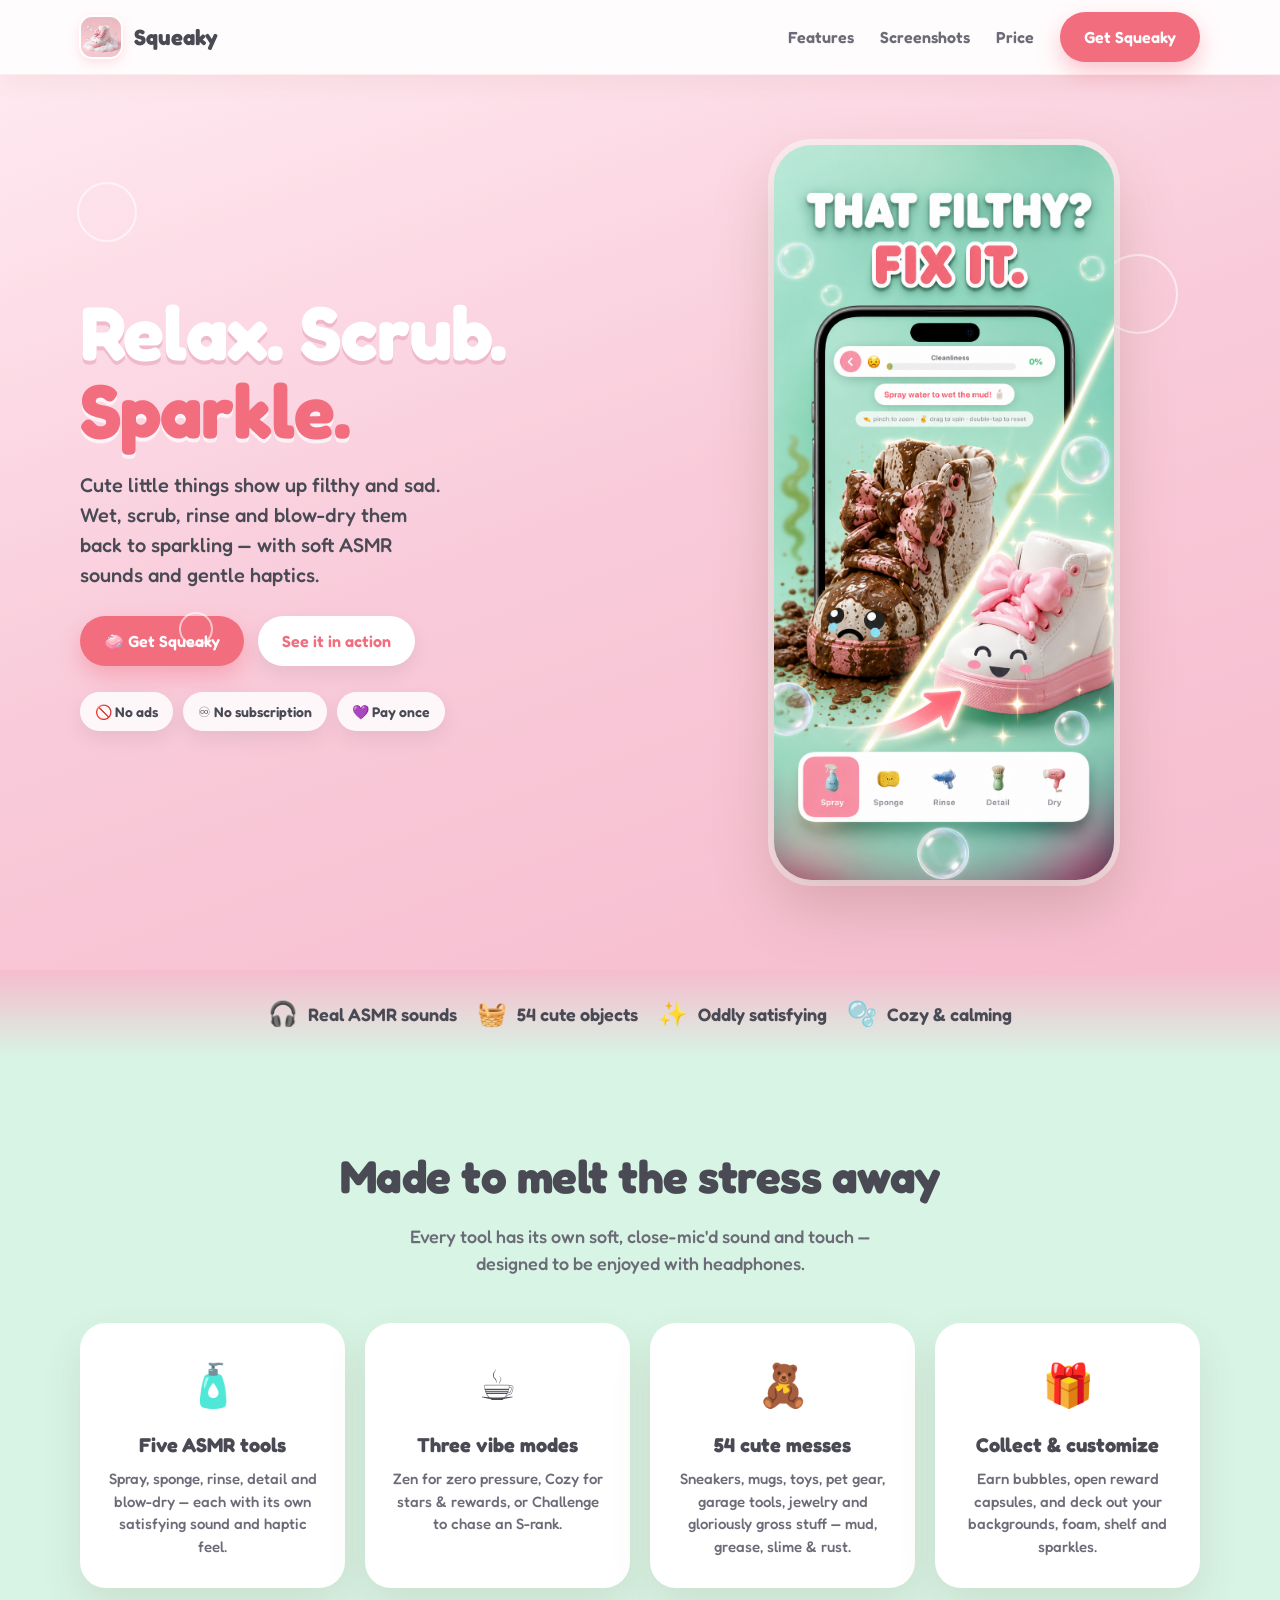
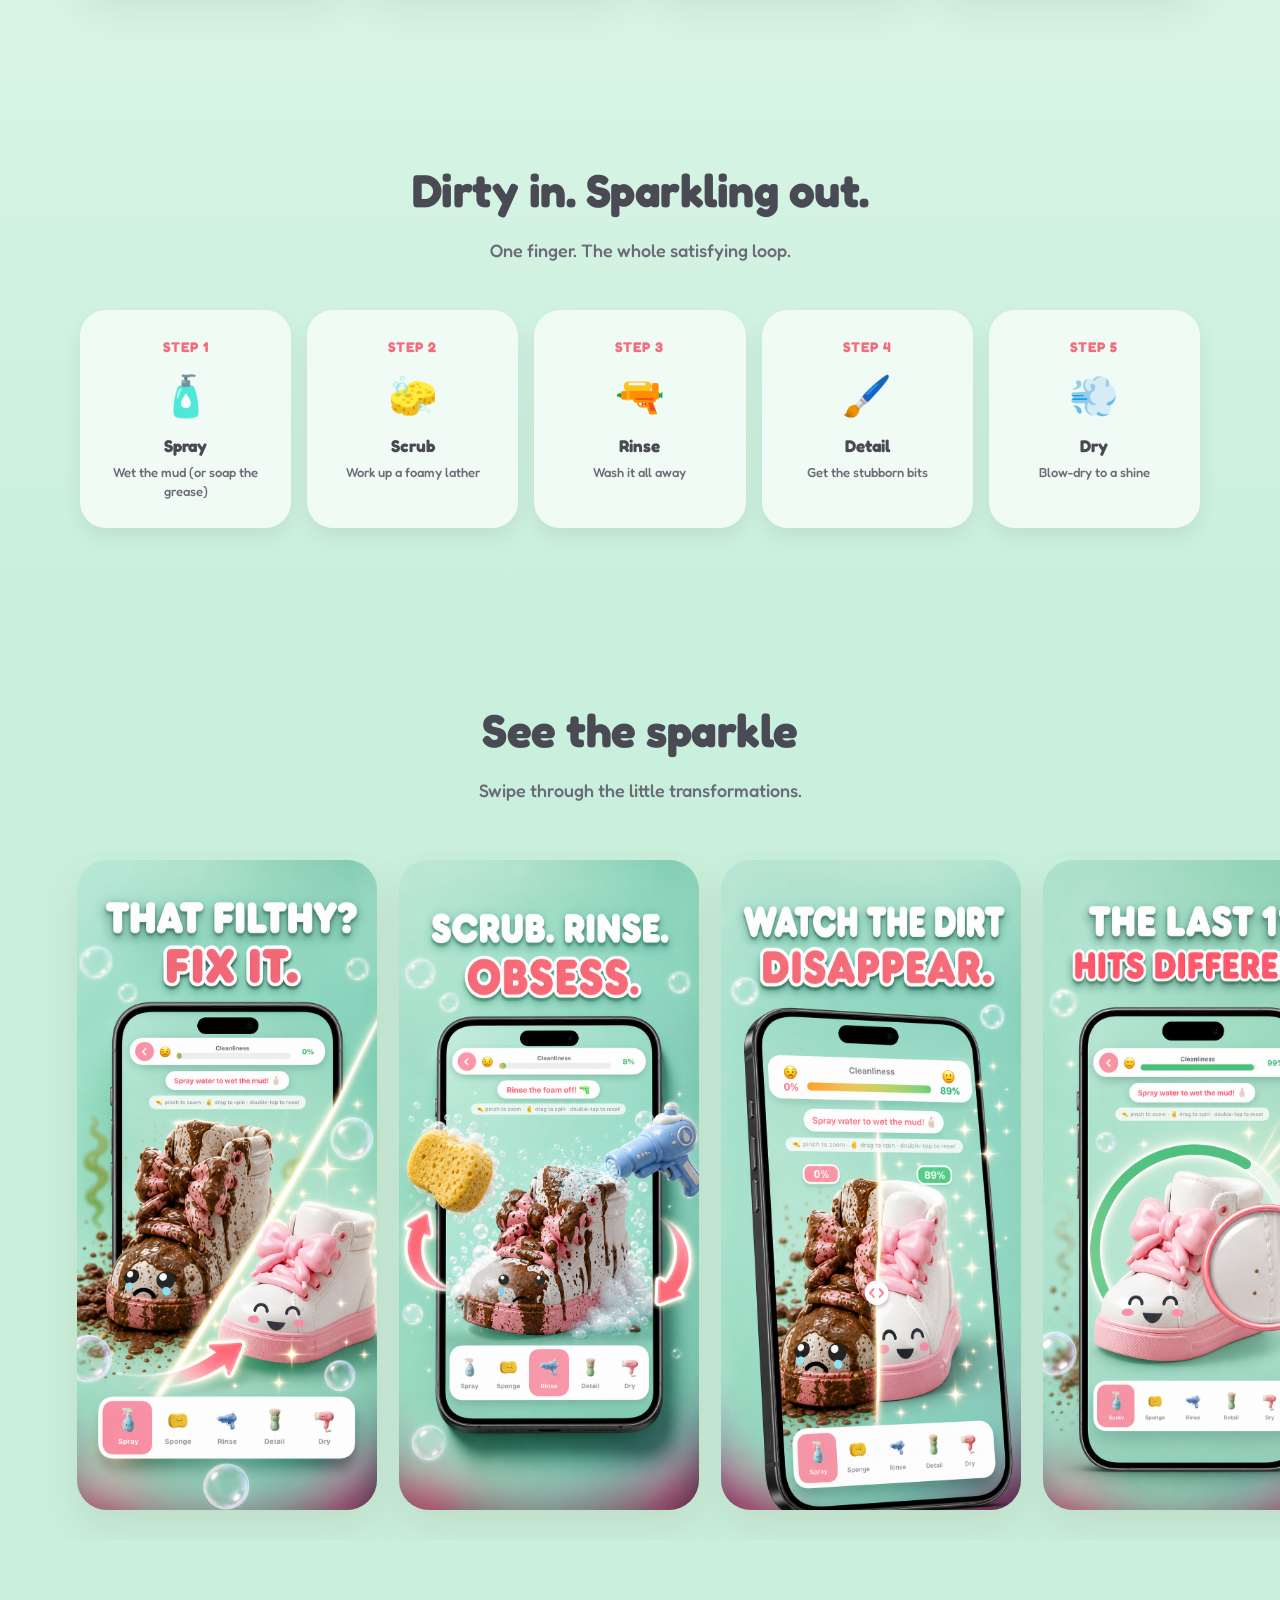
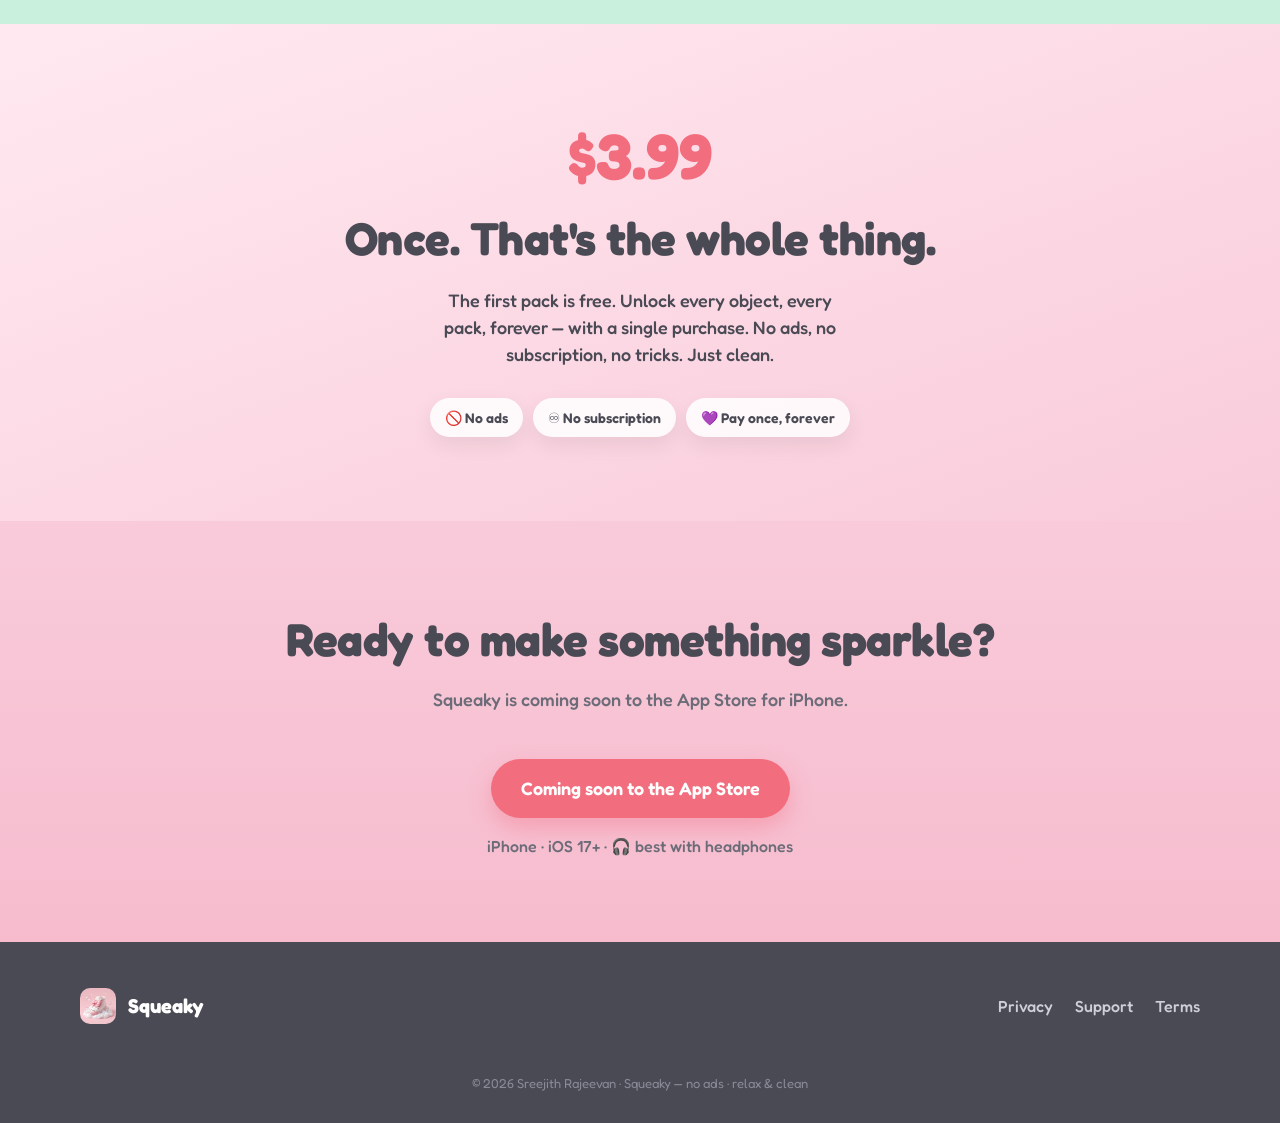
<file: index.html>
<!doctype html>
<html lang="en">
<head>
  <meta charset="utf-8" />
  <meta name="viewport" content="width=device-width, initial-scale=1" />
  <title>Squeaky — ASMR Cleaning Game for iPhone</title>
  <meta name="description" content="Cute little things show up filthy — scrub, rinse and blow-dry them back to sparkling. A cozy ASMR cleaning game. No ads, no subscription, pay once." />
  <meta property="og:title" content="Squeaky — ASMR Cleaning Game" />
  <meta property="og:description" content="Relax, scrub and make cute little things sparkle. No ads. No subscription. Pay once." />
  <meta property="og:image" content="assets/slides/slide-01.png" />
  <meta name="theme-color" content="#f9cbda" />
  <link rel="icon" href="assets/icon.png" />
  <link rel="preconnect" href="https://fonts.googleapis.com">
  <link rel="preconnect" href="https://fonts.gstatic.com" crossorigin>
  <link href="https://fonts.googleapis.com/css2?family=Fredoka:wght@400;500;600;700&display=swap" rel="stylesheet">
  <link rel="stylesheet" href="styles.css?v=2" />
</head>
<body>

  <!-- Nav -->
  <header class="nav">
    <div class="wrap">
      <a class="brand" href="#top"><img src="assets/icon.png" alt="Squeaky app icon" />Squeaky</a>
      <nav class="nav-links">
        <a href="#features">Features</a>
        <a href="#screens">Screenshots</a>
        <a href="#price">Price</a>
        <a href="#get" class="btn cta">Get Squeaky</a>
      </nav>
    </div>
  </header>

  <!-- Hero -->
  <section class="hero" id="top">
    <span class="bubble" style="width:60px;height:60px;top:12%;left:6%"></span>
    <span class="bubble" style="width:34px;height:34px;top:60%;left:14%;animation-delay:1.5s"></span>
    <span class="bubble" style="width:80px;height:80px;top:20%;right:8%;animation-delay:.8s"></span>
    <span class="bubble" style="width:24px;height:24px;bottom:14%;right:20%;animation-delay:2s"></span>
    <div class="wrap">
      <div class="hero-copy">
        <h1>Relax. Scrub.<br><span class="accent">Sparkle.</span></h1>
        <p class="sub">Cute little things show up filthy and sad. Wet, scrub, rinse and blow-dry them back to sparkling — with soft ASMR sounds and gentle haptics.</p>
        <div class="hero-cta">
          <a href="#get" class="btn">🧼 Get Squeaky</a>
          <a href="#screens" class="btn ghost">See it in action</a>
        </div>
        <div class="chips">
          <span class="chip">🚫 No ads</span>
          <span class="chip">♾️ No subscription</span>
          <span class="chip">💜 Pay once</span>
        </div>
      </div>
      <div class="hero-phone">
        <img src="assets/slides/slide-01.png" alt="Squeaky gameplay — a muddy sneaker being cleaned to sparkling" />
      </div>
    </div>
  </section>

  <!-- Value band -->
  <div class="band">
    <div class="wrap">
      <div class="value"><span class="em">🎧</span> Real ASMR sounds</div>
      <div class="value"><span class="em">🧺</span> 54 cute objects</div>
      <div class="value"><span class="em">✨</span> Oddly satisfying</div>
      <div class="value"><span class="em">🫧</span> Cozy &amp; calming</div>
    </div>
  </div>

  <!-- Features -->
  <section class="features center" id="features">
    <div class="wrap">
      <h2 class="section-title reveal">Made to melt the stress away</h2>
      <p class="section-lead reveal d1">Every tool has its own soft, close-mic'd sound and touch — designed to be enjoyed with headphones.</p>
      <div class="feature-grid">
        <div class="card reveal d1">
          <div class="ic">🧴</div>
          <h3>Five ASMR tools</h3>
          <p>Spray, sponge, rinse, detail and blow-dry — each with its own satisfying sound and haptic feel.</p>
        </div>
        <div class="card reveal d2">
          <div class="ic">☕</div>
          <h3>Three vibe modes</h3>
          <p>Zen for zero pressure, Cozy for stars &amp; rewards, or Challenge to chase an S-rank.</p>
        </div>
        <div class="card reveal d3">
          <div class="ic">🧸</div>
          <h3>54 cute messes</h3>
          <p>Sneakers, mugs, toys, pet gear, garage tools, jewelry and gloriously gross stuff — mud, grease, slime &amp; rust.</p>
        </div>
        <div class="card reveal d4">
          <div class="ic">🎁</div>
          <h3>Collect &amp; customize</h3>
          <p>Earn bubbles, open reward capsules, and deck out your backgrounds, foam, shelf and sparkles.</p>
        </div>
      </div>
    </div>
  </section>

  <!-- Steps -->
  <section class="steps center">
    <div class="wrap">
      <h2 class="section-title reveal">Dirty in. Sparkling out.</h2>
      <p class="section-lead reveal d1">One finger. The whole satisfying loop.</p>
      <div class="step-row">
        <div class="step reveal"><div class="n">STEP 1</div><div class="em">🧴</div><h4>Spray</h4><p>Wet the mud (or soap the grease)</p></div>
        <div class="step reveal d1"><div class="n">STEP 2</div><div class="em">🧽</div><h4>Scrub</h4><p>Work up a foamy lather</p></div>
        <div class="step reveal d2"><div class="n">STEP 3</div><div class="em">🔫</div><h4>Rinse</h4><p>Wash it all away</p></div>
        <div class="step reveal d3"><div class="n">STEP 4</div><div class="em">🖌️</div><h4>Detail</h4><p>Get the stubborn bits</p></div>
        <div class="step reveal d4"><div class="n">STEP 5</div><div class="em">💨</div><h4>Dry</h4><p>Blow-dry to a shine</p></div>
      </div>
    </div>
  </section>

  <!-- Screenshots -->
  <section class="gallery center" id="screens">
    <div class="wrap">
      <h2 class="section-title reveal">See the sparkle</h2>
      <p class="section-lead reveal d1">Swipe through the little transformations.</p>
    </div>
    <div class="rail">
      <img src="assets/slides/slide-01.png" alt="That filthy? Fix it." loading="lazy" />
      <img src="assets/slides/slide-03.png" alt="Scrub, rinse, obsess." loading="lazy" />
      <img src="assets/slides/slide-04.png" alt="Watch the dirt disappear." loading="lazy" />
      <img src="assets/slides/slide-05.png" alt="The last 1% hits different." loading="lazy" />
      <img src="assets/slides/slide-07.png" alt="Clean cute little disasters." loading="lazy" />
      <img src="assets/slides/slide-06.png" alt="Your shelf needs them all." loading="lazy" />
      <img src="assets/slides/slide-08.png" alt="Turn grime into rewards." loading="lazy" />
      <img src="assets/slides/slide-09.png" alt="Make cleaning look this good." loading="lazy" />
      <img src="assets/slides/slide-02.png" alt="Don't leave it like that." loading="lazy" />
      <img src="assets/slides/slide-10.png" alt="One more clean." loading="lazy" />
    </div>
  </section>

  <!-- Price -->
  <section class="price" id="price">
    <div class="wrap">
      <div class="tag reveal">$3.99</div>
      <div class="big reveal d1">Once. That's the whole thing.</div>
      <p class="reveal d2">The first pack is free. Unlock every object, every pack, forever — with a single purchase. No ads, no subscription, no tricks. Just clean.</p>
      <div class="chips" style="justify-content:center">
        <span class="chip">🚫 No ads</span>
        <span class="chip">♾️ No subscription</span>
        <span class="chip">💜 Pay once, forever</span>
      </div>
    </div>
  </section>

  <!-- Get -->
  <section class="center" id="get" style="background:linear-gradient(180deg,var(--pink),#f6bcce)">
    <div class="wrap">
      <h2 class="section-title">Ready to make something sparkle?</h2>
      <p class="section-lead">Squeaky is coming soon to the App Store for iPhone.</p>
      <a href="#" class="btn" style="font-size:18px;padding:16px 30px"> Coming soon to the App Store</a>
      <p style="margin-top:16px;color:var(--ink-soft);font-weight:500">iPhone · iOS 17+ · 🎧 best with headphones</p>
    </div>
  </section>

  <!-- Footer -->
  <footer>
    <div class="wrap">
      <div class="fbrand"><img src="assets/icon.png" alt="" />Squeaky</div>
      <nav>
        <a href="privacy.html">Privacy</a>
        <a href="support.html">Support</a>
        <a href="https://www.apple.com/legal/internet-services/itunes/dev/stdeula/">Terms</a>
      </nav>
      <div class="copy">© 2026 Sreejith Rajeevan · Squeaky — no ads · relax &amp; clean</div>
    </div>
  </footer>

  <script>
    // Motion with purpose: reveal sections as they scroll into view (once).
    const io = new IntersectionObserver((entries) => {
      for (const e of entries) {
        if (e.isIntersecting) { e.target.classList.add('in'); io.unobserve(e.target); }
      }
    }, { threshold: 0.14, rootMargin: '0px 0px -8% 0px' });
    document.querySelectorAll('.reveal').forEach((el) => io.observe(el));
  </script>
</body>
</html>
</file>
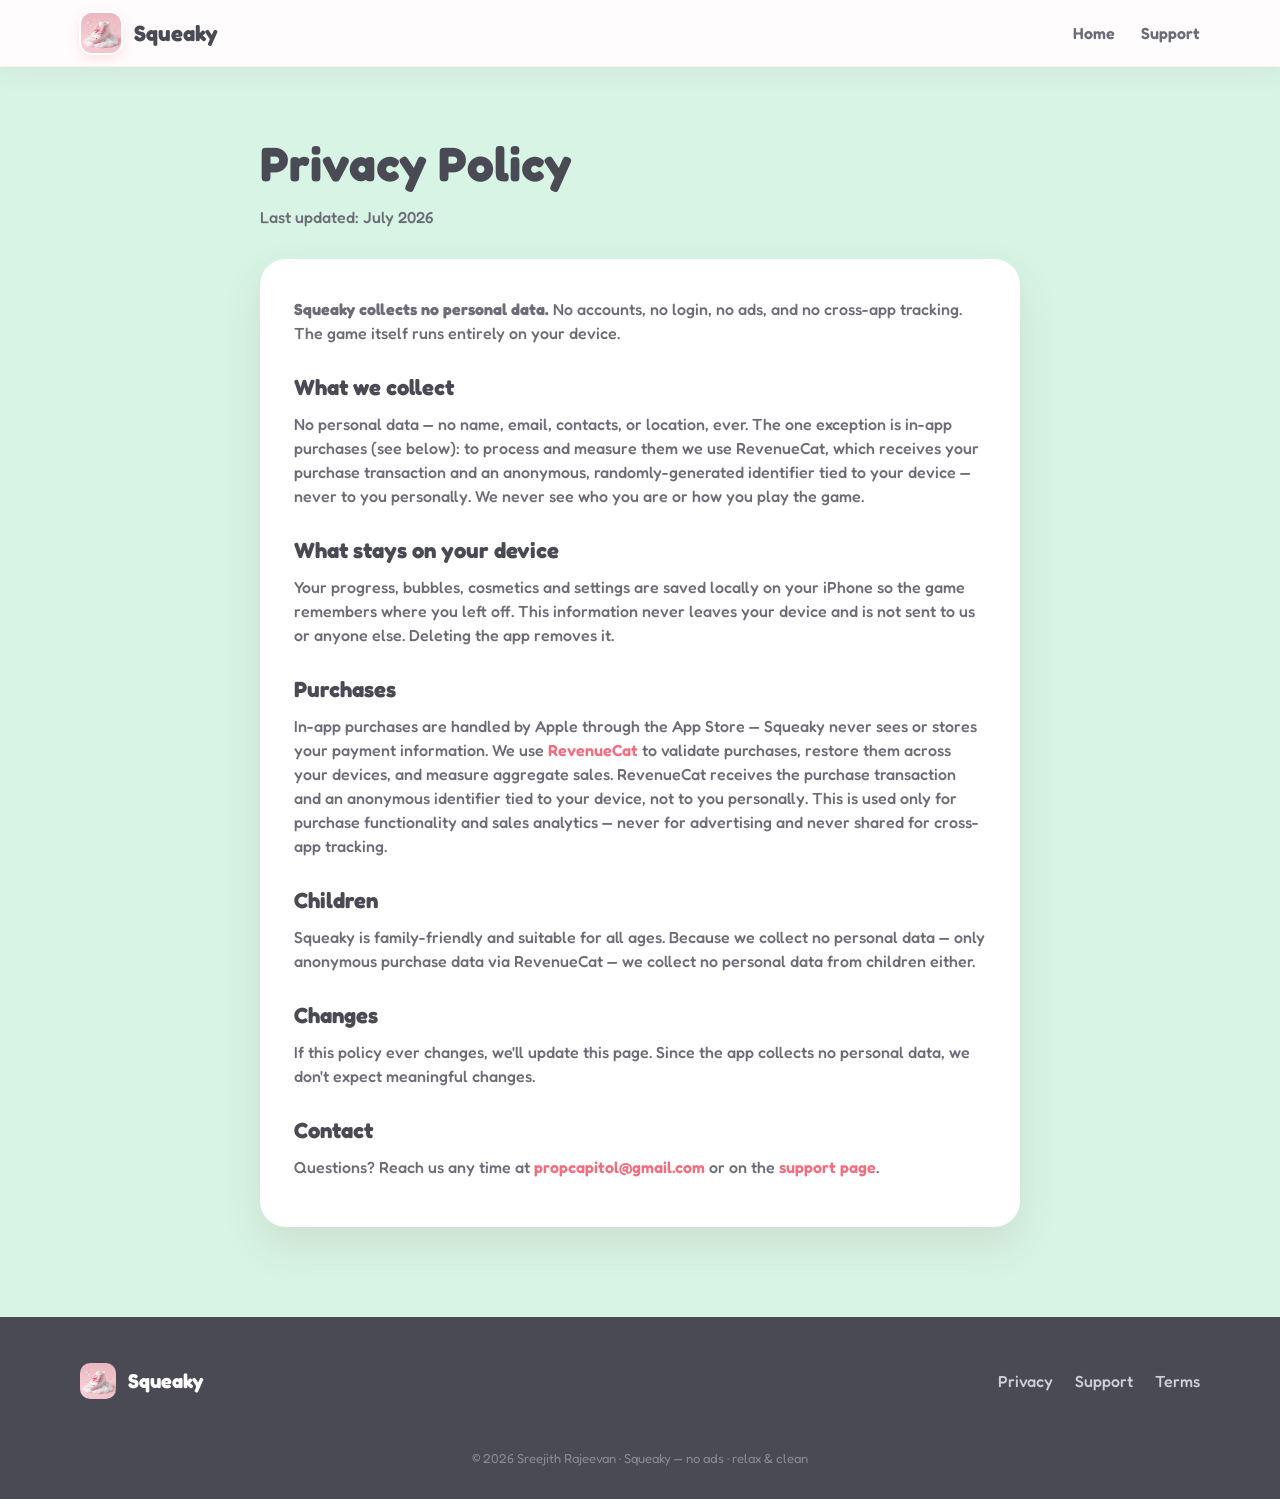
<file: privacy.html>
<!doctype html>
<html lang="en">
<head>
  <meta charset="utf-8" />
  <meta name="viewport" content="width=device-width, initial-scale=1" />
  <title>Privacy Policy — Squeaky</title>
  <meta name="description" content="Squeaky collects no personal data. In-app purchases are processed with an anonymous ID via Apple and RevenueCat." />
  <link rel="icon" href="assets/icon.png" />
  <link rel="preconnect" href="https://fonts.googleapis.com">
  <link rel="preconnect" href="https://fonts.gstatic.com" crossorigin>
  <link href="https://fonts.googleapis.com/css2?family=Fredoka:wght@400;500;600;700&display=swap" rel="stylesheet">
  <link rel="stylesheet" href="styles.css?v=2" />
</head>
<body>
  <header class="nav">
    <div class="wrap">
      <a class="brand" href="index.html"><img src="assets/icon.png" alt="Squeaky app icon" />Squeaky</a>
      <nav class="nav-links">
        <a href="index.html">Home</a>
        <a href="support.html">Support</a>
      </nav>
    </div>
  </header>

  <main class="legal">
    <div class="wrap">
      <h1>Privacy Policy</h1>
      <p class="meta">Last updated: July 2026</p>
      <div class="paper">
        <p><strong>Squeaky collects no personal data.</strong> No accounts, no login, no ads, and no cross-app tracking. The game itself runs entirely on your device.</p>

        <h2>What we collect</h2>
        <p>No personal data — no name, email, contacts, or location, ever. The one exception is in-app purchases (see below): to process and measure them we use RevenueCat, which receives your purchase transaction and an anonymous, randomly-generated identifier tied to your device — never to you personally. We never see who you are or how you play the game.</p>

        <h2>What stays on your device</h2>
        <p>Your progress, bubbles, cosmetics and settings are saved locally on your iPhone so the game remembers where you left off. This information never leaves your device and is not sent to us or anyone else. Deleting the app removes it.</p>

        <h2>Purchases</h2>
        <p>In-app purchases are handled by Apple through the App Store — Squeaky never sees or stores your payment information. We use <a href="https://www.revenuecat.com/privacy/">RevenueCat</a> to validate purchases, restore them across your devices, and measure aggregate sales. RevenueCat receives the purchase transaction and an anonymous identifier tied to your device, not to you personally. This is used only for purchase functionality and sales analytics — never for advertising and never shared for cross-app tracking.</p>

        <h2>Children</h2>
        <p>Squeaky is family-friendly and suitable for all ages. Because we collect no personal data — only anonymous purchase data via RevenueCat — we collect no personal data from children either.</p>

        <h2>Changes</h2>
        <p>If this policy ever changes, we'll update this page. Since the app collects no personal data, we don't expect meaningful changes.</p>

        <h2>Contact</h2>
        <p>Questions? Reach us any time at <a href="mailto:propcapitol@gmail.com">propcapitol@gmail.com</a> or on the <a href="support.html">support page</a>.</p>
      </div>
    </div>
  </main>

  <footer>
    <div class="wrap">
      <div class="fbrand"><img src="assets/icon.png" alt="" />Squeaky</div>
      <nav>
        <a href="privacy.html">Privacy</a>
        <a href="support.html">Support</a>
        <a href="https://www.apple.com/legal/internet-services/itunes/dev/stdeula/">Terms</a>
      </nav>
      <div class="copy">© 2026 Sreejith Rajeevan · Squeaky — no ads · relax &amp; clean</div>
    </div>
  </footer>
</body>
</html>
</file>
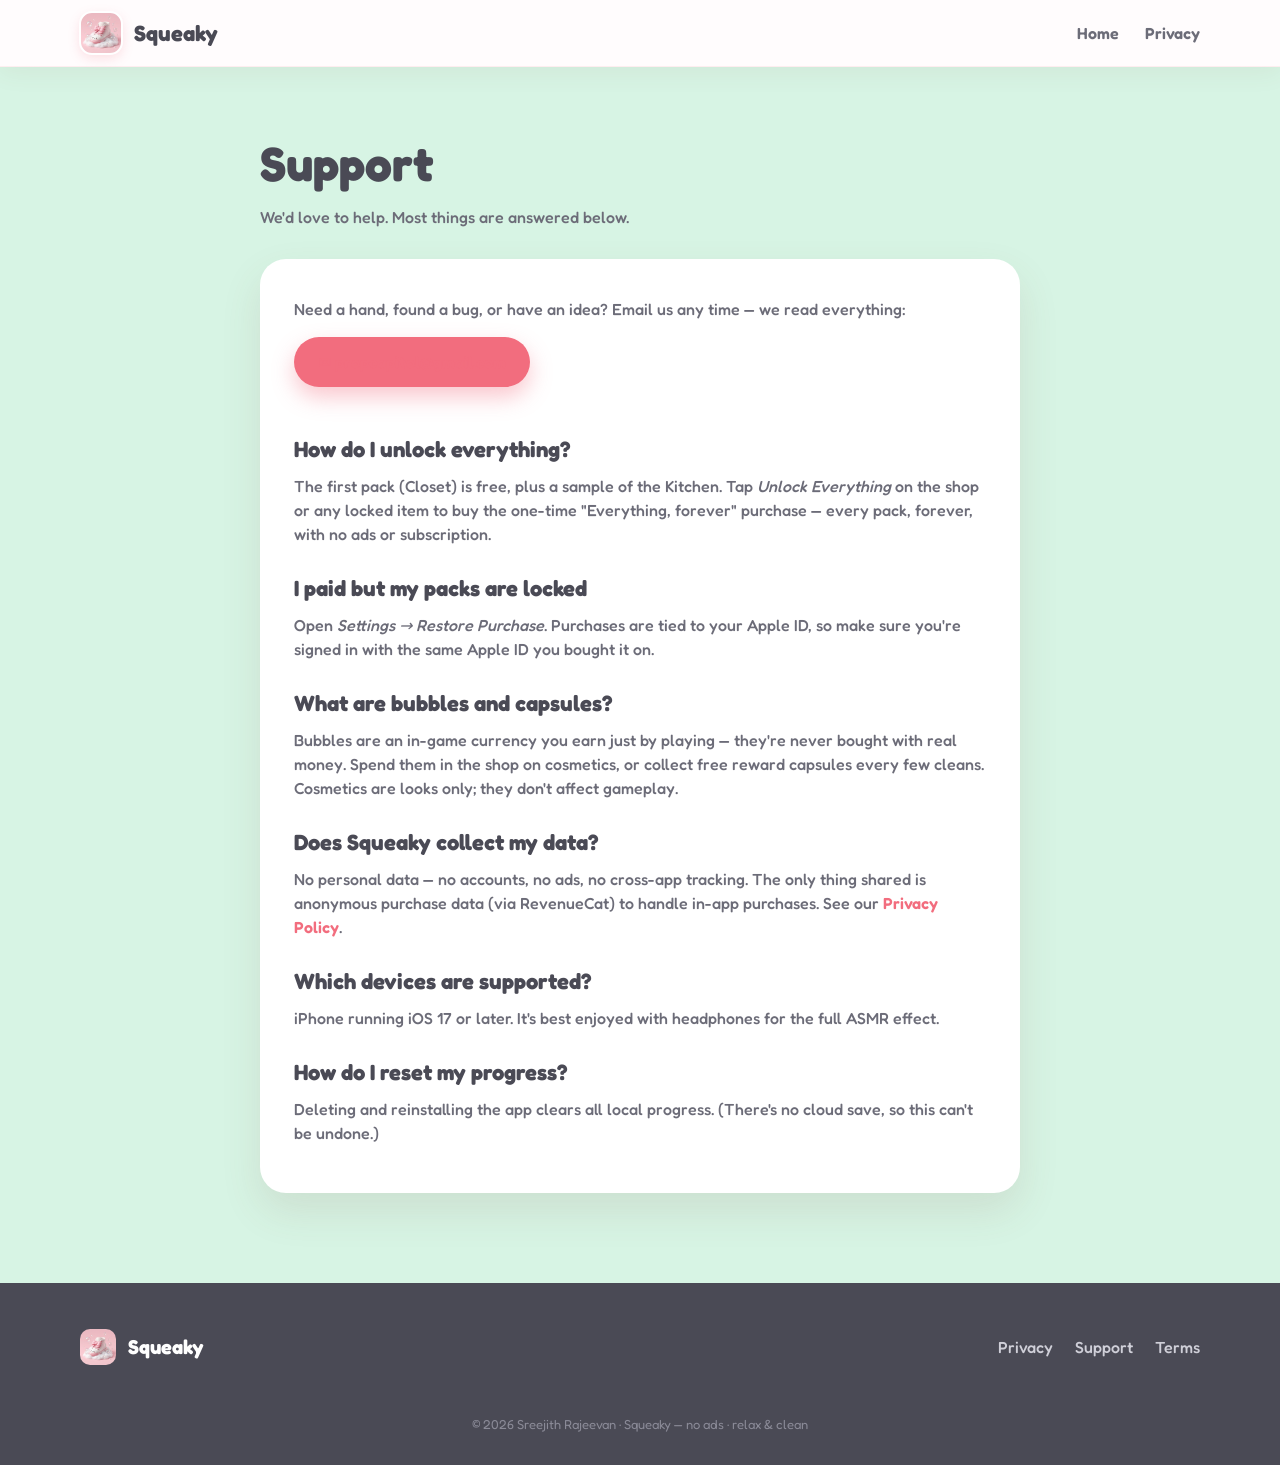
<file: support.html>
<!doctype html>
<html lang="en">
<head>
  <meta charset="utf-8" />
  <meta name="viewport" content="width=device-width, initial-scale=1" />
  <title>Support — Squeaky</title>
  <meta name="description" content="Get help with Squeaky, the ASMR cleaning game." />
  <link rel="icon" href="assets/icon.png" />
  <link rel="preconnect" href="https://fonts.googleapis.com">
  <link rel="preconnect" href="https://fonts.gstatic.com" crossorigin>
  <link href="https://fonts.googleapis.com/css2?family=Fredoka:wght@400;500;600;700&display=swap" rel="stylesheet">
  <link rel="stylesheet" href="styles.css?v=2" />
</head>
<body>
  <header class="nav">
    <div class="wrap">
      <a class="brand" href="index.html"><img src="assets/icon.png" alt="Squeaky app icon" />Squeaky</a>
      <nav class="nav-links">
        <a href="index.html">Home</a>
        <a href="privacy.html">Privacy</a>
      </nav>
    </div>
  </header>

  <main class="legal">
    <div class="wrap">
      <h1>Support</h1>
      <p class="meta">We'd love to help. Most things are answered below.</p>
      <div class="paper">
        <p>Need a hand, found a bug, or have an idea? Email us any time — we read everything:</p>
        <p><a href="mailto:propcapitol@gmail.com?subject=Squeaky%20Support" class="btn" style="margin:6px 0 20px">✉️ propcapitol@gmail.com</a></p>

        <h2>How do I unlock everything?</h2>
        <p>The first pack (Closet) is free, plus a sample of the Kitchen. Tap <em>Unlock Everything</em> on the shop or any locked item to buy the one-time "Everything, forever" purchase — every pack, forever, with no ads or subscription.</p>

        <h2>I paid but my packs are locked</h2>
        <p>Open <em>Settings → Restore Purchase</em>. Purchases are tied to your Apple ID, so make sure you're signed in with the same Apple ID you bought it on.</p>

        <h2>What are bubbles and capsules?</h2>
        <p>Bubbles are an in-game currency you earn just by playing — they're never bought with real money. Spend them in the shop on cosmetics, or collect free reward capsules every few cleans. Cosmetics are looks only; they don't affect gameplay.</p>

        <h2>Does Squeaky collect my data?</h2>
        <p>No personal data — no accounts, no ads, no cross-app tracking. The only thing shared is anonymous purchase data (via RevenueCat) to handle in-app purchases. See our <a href="privacy.html">Privacy Policy</a>.</p>

        <h2>Which devices are supported?</h2>
        <p>iPhone running iOS 17 or later. It's best enjoyed with headphones for the full ASMR effect.</p>

        <h2>How do I reset my progress?</h2>
        <p>Deleting and reinstalling the app clears all local progress. (There's no cloud save, so this can't be undone.)</p>
      </div>
    </div>
  </main>

  <footer>
    <div class="wrap">
      <div class="fbrand"><img src="assets/icon.png" alt="" />Squeaky</div>
      <nav>
        <a href="privacy.html">Privacy</a>
        <a href="support.html">Support</a>
        <a href="https://www.apple.com/legal/internet-services/itunes/dev/stdeula/">Terms</a>
      </nav>
      <div class="copy">© 2026 Sreejith Rajeevan · Squeaky — no ads · relax &amp; clean</div>
    </div>
  </footer>
</body>
</html>
</file>
<file: styles.css>
/* Squeaky — landing page styles. Brand: mint + blush pink + coral, chunky rounded. */
:root {
  --mint-top: #d7f4e4;
  --mint: #c9f0dc;
  --mint-deep: #9fe0bc;
  --pink-top: #ffe9f0;
  --pink: #f9cbda;
  --coral: #f26d7e;
  --coral-deep: #e0576a;
  --lilac: #b78af0;
  --ink: #4a4a55;
  --ink-soft: #6c6c78;
  --white: #ffffff;
  --shadow: 0 18px 40px rgba(122, 85, 64, .12);
  --shadow-sm: 0 8px 20px rgba(0, 0, 0, .07);
  --r: 26px;
  --font: "Fredoka", ui-rounded, "SF Pro Rounded", system-ui, sans-serif;
}

* { box-sizing: border-box; margin: 0; padding: 0; }
html { scroll-behavior: smooth; }
body {
  font-family: var(--font);
  color: var(--ink);
  background: var(--pink-top);
  -webkit-font-smoothing: antialiased;
  overflow-x: hidden;
  line-height: 1.5;
}
img { max-width: 100%; display: block; }
a { color: inherit; text-decoration: none; }

.wrap { width: min(1120px, 92vw); margin-inline: auto; }
.center { text-align: center; }

/* ---------- Nav ---------- */
.nav {
  position: sticky; top: 0; z-index: 50;
  backdrop-filter: blur(16px);
  background: rgba(255, 255, 255, .86);            /* white bar for contrast on the pink hero */
  border-bottom: 1px solid rgba(242, 109, 126, .10);
  box-shadow: 0 6px 24px rgba(122, 85, 64, .07);
}
.nav .wrap { display: flex; align-items: center; justify-content: space-between; padding: 12px 0; }
.brand { display: flex; align-items: center; gap: 12px; font-weight: 700; font-size: 22px; color: var(--ink); }
.brand img {
  width: 42px; height: 42px; border-radius: 12px;
  box-shadow: 0 4px 12px rgba(242, 109, 126, .22);  /* defines the blush icon so it pops */
  outline: 2px solid #fff; outline-offset: -1px;
}
.nav-links { display: flex; align-items: center; gap: 26px; font-weight: 600; color: var(--ink-soft); }
.nav-links a:hover { color: var(--coral); }
.nav-links .cta { color: #fff; }
@media (max-width: 720px) { .nav-links a:not(.cta) { display: none; } }

.btn {
  display: inline-flex; align-items: center; gap: 10px;
  background: var(--coral); color: #fff; font-weight: 600;
  padding: 13px 24px; border-radius: 999px; font-size: 16px;
  box-shadow: 0 10px 22px rgba(242, 109, 126, .38);
  transition: transform .15s ease, box-shadow .15s ease;
  border: none; cursor: pointer;
}
.btn:hover { transform: translateY(-2px); box-shadow: 0 14px 28px rgba(242, 109, 126, .45); }
.btn.ghost { background: #fff; color: var(--coral); box-shadow: var(--shadow-sm); }

/* ---------- Hero ---------- */
.hero {
  position: relative; overflow: hidden;
  background: linear-gradient(160deg, var(--pink-top) 0%, var(--pink) 48%, #f6bcce 100%);
  padding: 70px 0 90px;
}
.hero .wrap { display: grid; grid-template-columns: 1.05fr .95fr; gap: 40px; align-items: center; }
.hero h1 {
  font-size: clamp(44px, 6vw, 76px); font-weight: 700; line-height: 1.02;
  letter-spacing: -1px; color: #fff;
  text-shadow: 0 4px 0 rgba(229, 160, 182, .55);
}
.hero h1 .accent { color: var(--coral); text-shadow: 0 4px 0 rgba(255,255,255,.7); }
.hero .sub { font-size: clamp(17px, 2vw, 20px); color: var(--ink); font-weight: 500; margin: 20px 0 26px; max-width: 30ch; }
.hero-cta { display: flex; gap: 14px; flex-wrap: wrap; align-items: center; }
.chips { display: flex; gap: 10px; flex-wrap: wrap; margin-top: 26px; }
.chip {
  display: inline-flex; align-items: center; gap: 7px;
  background: rgba(255,255,255,.85); padding: 9px 15px; border-radius: 999px;
  font-weight: 600; font-size: 14px; color: var(--ink); box-shadow: var(--shadow-sm);
}
.hero-phone { justify-self: center; position: relative; }
/* soft mint halo so the screenshot's green bg melts into the pink page */
.hero-phone::before {
  content: ""; position: absolute; inset: -10% -8%;
  background: radial-gradient(closest-side, rgba(201, 240, 220, .7), rgba(201, 240, 220, 0) 72%);
  filter: blur(14px); z-index: 0;
}
.hero-phone img {
  position: relative; z-index: 1;
  width: min(340px, 78vw);
  border-radius: 38px;                 /* round the slide into a floating card */
  box-shadow: 0 26px 60px rgba(122, 85, 64, .26), 0 0 0 6px rgba(255, 255, 255, .55);
}
@media (max-width: 860px) {
  .hero .wrap { grid-template-columns: 1fr; text-align: center; }
  .hero .sub { margin-inline: auto; }
  .hero-cta, .chips { justify-content: center; }
  .hero-phone { order: -1; }
}

/* floating bubbles */
.bubble { position: absolute; border-radius: 50%; border: 2px solid rgba(255,255,255,.6); pointer-events: none; }
.hero .bubble { animation: float 7s ease-in-out infinite; }
@keyframes float { 0%,100% { transform: translateY(0); } 50% { transform: translateY(-18px); } }

/* ---------- Value band ---------- */
.band {
  background: linear-gradient(180deg, #f6bcce, var(--mint-top));
  padding: 26px 0;
}
.band .wrap { display: flex; gap: 20px; justify-content: center; flex-wrap: wrap; }
.value { display: flex; align-items: center; gap: 10px; font-weight: 600; font-size: 18px; color: var(--ink); }
.value .em { font-size: 24px; }

/* ---------- Sections ---------- */
section { padding: 84px 0; }
.section-title { font-size: clamp(30px, 4vw, 46px); font-weight: 700; letter-spacing: -.5px; margin-bottom: 12px; }
.section-lead { color: var(--ink-soft); font-size: 18px; font-weight: 500; max-width: 46ch; margin: 0 auto 46px; }

.features { background: var(--mint-top); }
.feature-grid { display: grid; grid-template-columns: repeat(4, 1fr); gap: 20px; }
.card {
  background: #fff; border-radius: var(--r); padding: 30px 24px; box-shadow: var(--shadow);
  transition: transform .18s ease;
}
.card:hover { transform: translateY(-6px); }
.card .ic { font-size: 42px; margin-bottom: 14px; }
.card h3 { font-size: 20px; margin-bottom: 8px; }
.card p { color: var(--ink-soft); font-size: 15px; font-weight: 500; }
@media (max-width: 900px) { .feature-grid { grid-template-columns: repeat(2, 1fr); } }
@media (max-width: 480px) { .feature-grid { grid-template-columns: 1fr; } }

/* ---------- Steps ---------- */
.steps { background: linear-gradient(180deg, var(--mint-top), var(--mint)); }
.step-row { display: grid; grid-template-columns: repeat(5, 1fr); gap: 16px; }
.step { background: rgba(255,255,255,.7); border-radius: var(--r); padding: 26px 14px; text-align: center; box-shadow: var(--shadow-sm); }
.step .n { font-weight: 700; color: var(--coral); font-size: 14px; letter-spacing: 1px; }
.step .em { font-size: 40px; margin: 8px 0; }
.step h4 { font-size: 17px; }
.step p { font-size: 13px; color: var(--ink-soft); font-weight: 500; margin-top: 4px; }
@media (max-width: 820px) { .step-row { grid-template-columns: repeat(2, 1fr); } }

/* ---------- Screenshot gallery ---------- */
.gallery { background: var(--mint); overflow: hidden; }
.rail {
  display: flex; gap: 22px; overflow-x: auto; padding: 10px 6vw 30px;
  scroll-snap-type: x mandatory; -webkit-overflow-scrolling: touch;
}
.rail::-webkit-scrollbar { height: 8px; }
.rail::-webkit-scrollbar-thumb { background: rgba(242,109,126,.4); border-radius: 8px; }
.rail img {
  width: 300px; flex: 0 0 auto; border-radius: 30px; scroll-snap-align: center;
  box-shadow: var(--shadow);
}

/* ---------- Price / CTA ---------- */
.price { background: linear-gradient(160deg, var(--pink-top), var(--pink)); text-align: center; }
.price .tag { font-size: clamp(40px, 6vw, 64px); font-weight: 700; color: var(--coral); }
.price .big { font-size: clamp(30px, 4vw, 46px); font-weight: 700; letter-spacing: -.5px; }
.price p { color: var(--ink); font-weight: 500; font-size: 18px; margin: 14px auto 30px; max-width: 40ch; }

/* ---------- Footer ---------- */
footer { background: var(--ink); color: #cfcfd8; padding: 46px 0 30px; }
footer .wrap { display: flex; justify-content: space-between; gap: 24px; flex-wrap: wrap; align-items: center; }
footer .fbrand { display: flex; align-items: center; gap: 12px; color: #fff; font-weight: 700; font-size: 20px; }
footer .fbrand img { width: 36px; height: 36px; border-radius: 10px; }
footer nav { display: flex; gap: 22px; font-weight: 500; }
footer nav a:hover { color: #fff; }
footer .copy { width: 100%; text-align: center; font-size: 13px; color: #8a8a97; margin-top: 26px; }

/* ---------- Motion with purpose (scroll reveal) ---------- */
.reveal { opacity: 0; transform: translateY(28px); transition: opacity .7s ease, transform .7s cubic-bezier(.2, .7, .2, 1); }
.reveal.in { opacity: 1; transform: none; }
.reveal.d1 { transition-delay: .08s; }
.reveal.d2 { transition-delay: .16s; }
.reveal.d3 { transition-delay: .24s; }
.reveal.d4 { transition-delay: .32s; }
@media (prefers-reduced-motion: reduce) {
  .reveal { opacity: 1 !important; transform: none !important; transition: none; }
  .hero .bubble { animation: none; }
}

/* physical button + card feedback */
.btn:active { transform: translateY(1px) scale(.98); box-shadow: 0 6px 14px rgba(242,109,126,.3); }
.chip { transition: transform .15s ease; }
.value:hover .em { transform: scale(1.12); transition: transform .2s ease; }

/* soft placeholders so lazy images don't flash white (feels faster) */
.hero-phone img, .rail img { background: var(--mint); }

/* ---------- Legal pages ---------- */
.legal { background: var(--mint-top); min-height: 60vh; padding: 60px 0 90px; }
.legal .wrap { width: min(760px, 92vw); }
.legal h1 { font-size: clamp(32px, 5vw, 48px); margin-bottom: 6px; }
.legal .meta { color: var(--ink-soft); margin-bottom: 30px; font-weight: 500; }
.legal .paper { background: #fff; border-radius: var(--r); padding: 38px 34px; box-shadow: var(--shadow); }
.legal h2 { font-size: 22px; margin: 26px 0 8px; }
.legal p, .legal li { color: var(--ink-soft); font-weight: 500; margin-bottom: 10px; }
.legal ul { padding-left: 22px; }
.legal a { color: var(--coral); font-weight: 600; }
</file>
